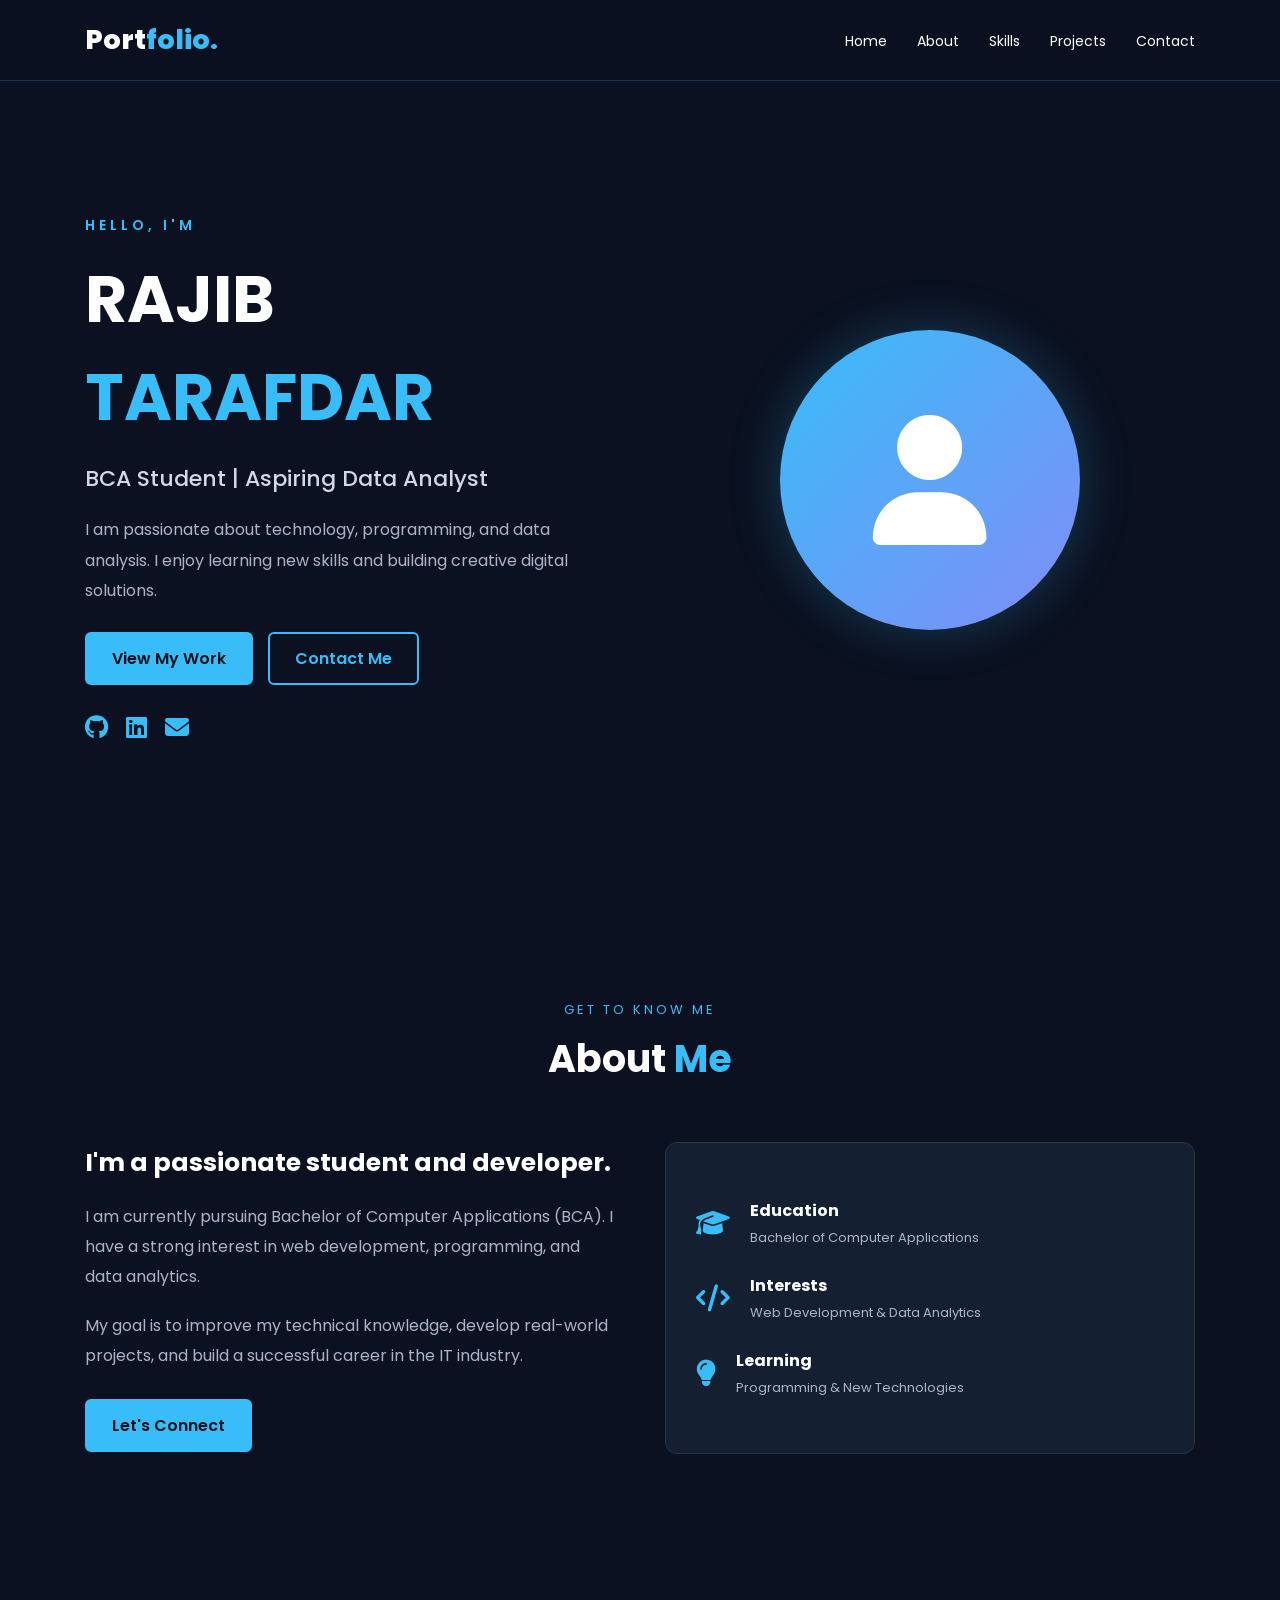
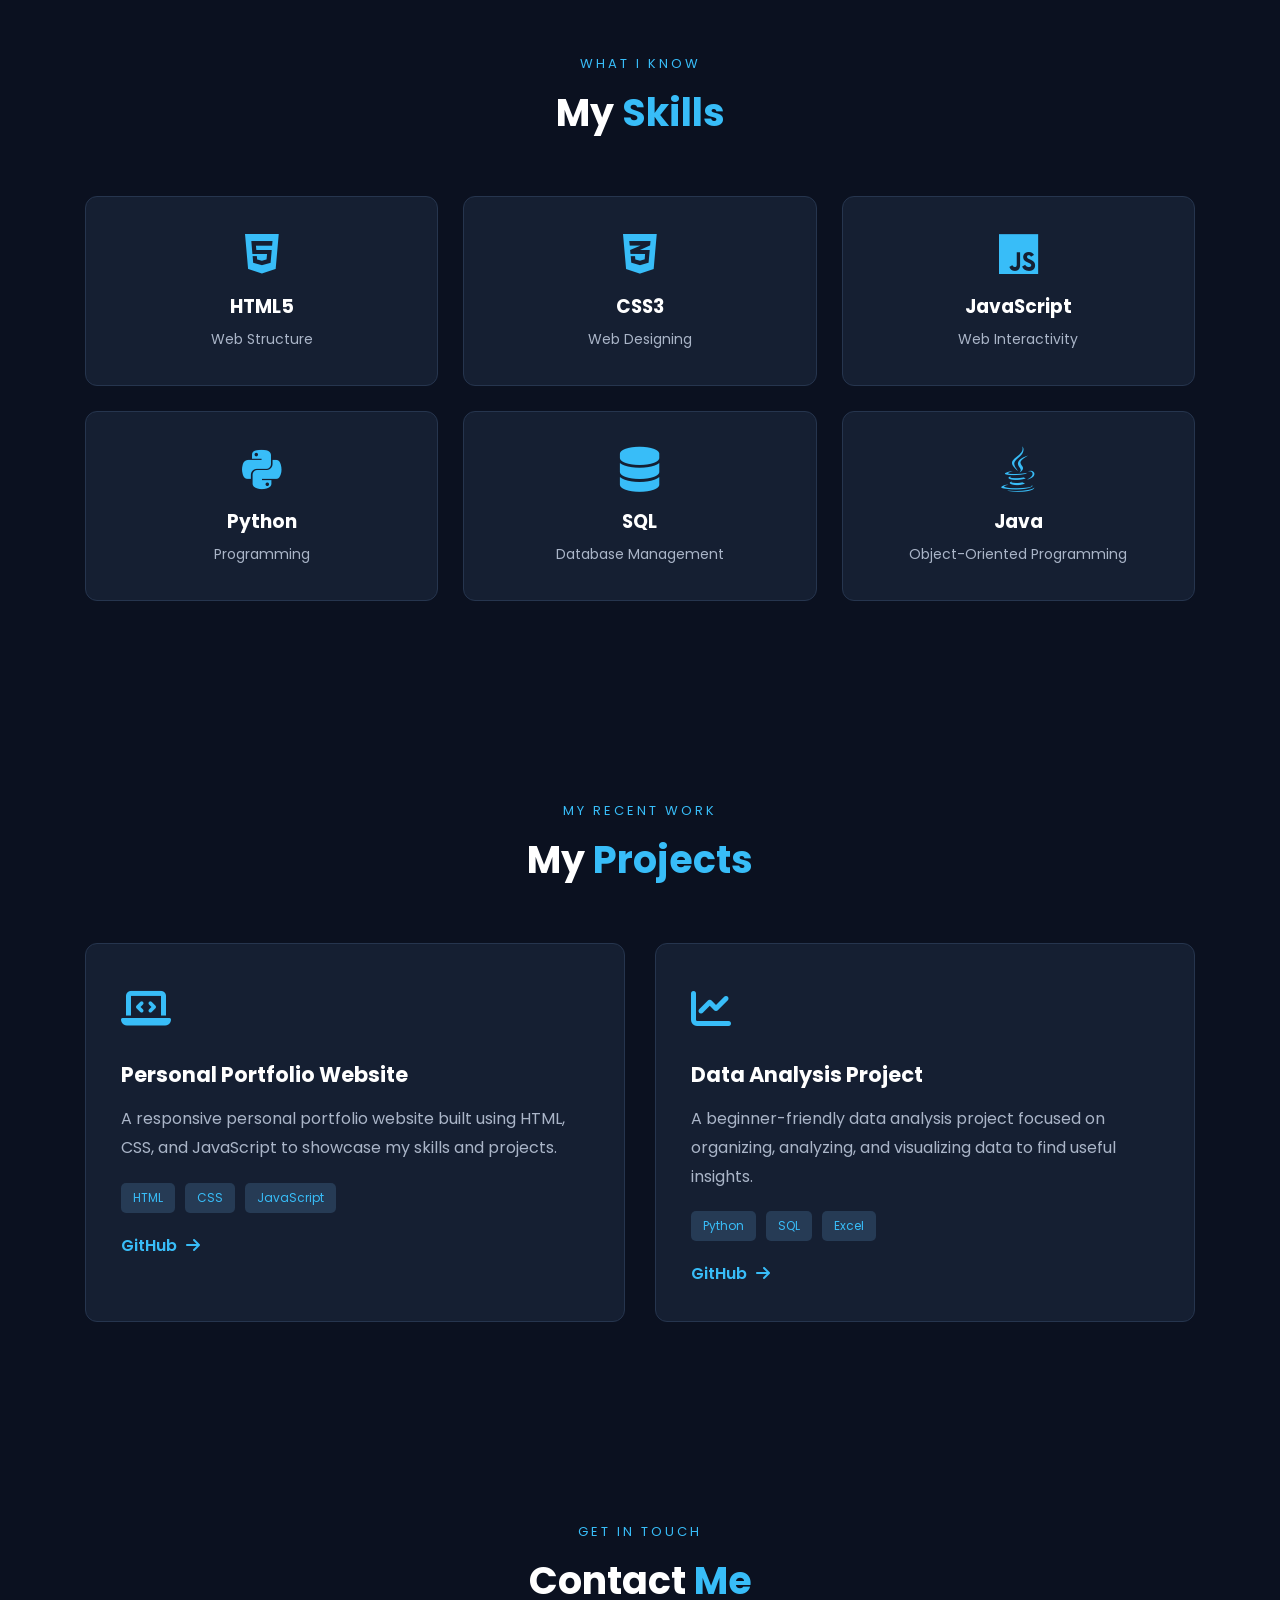
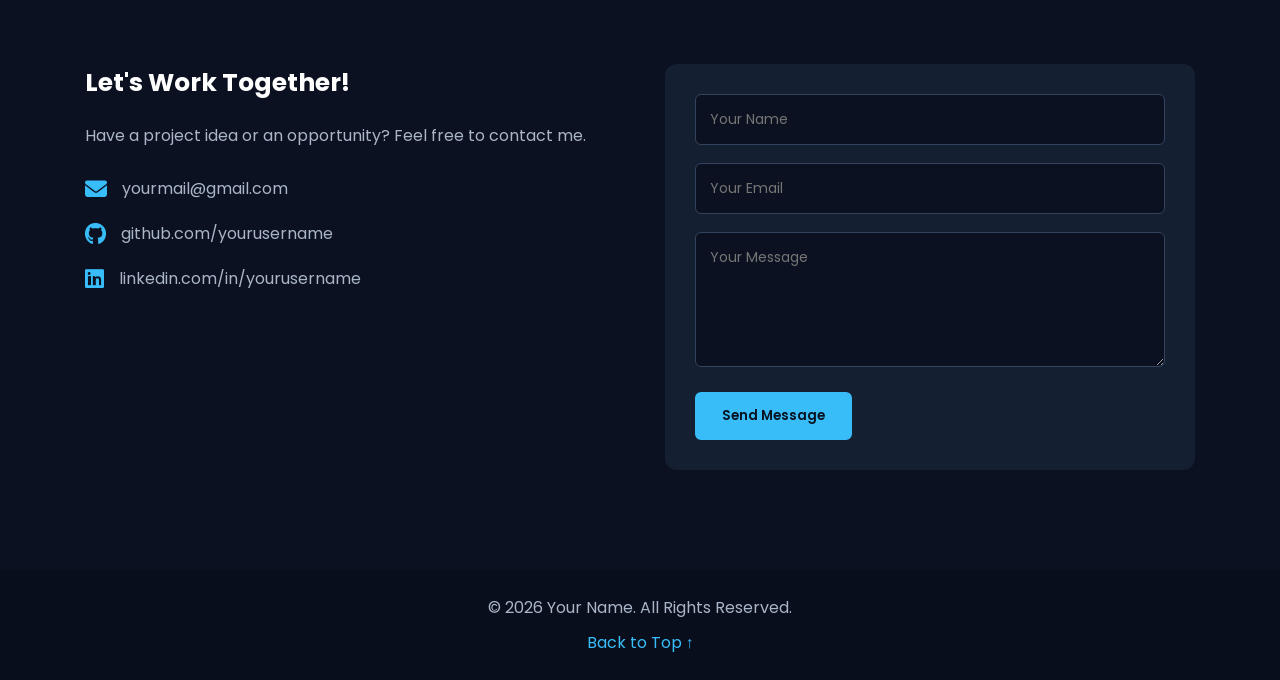
<file: Web Dev L1-personal-portfolio/index.htm>
<!DOCTYPE html>
<html lang="en">
<head>
    <meta charset="UTF-8">
    <meta name="viewport" content="width=device-width, initial-scale=1.0">

    <title>My Personal Portfolio</title>

    <!-- Google Fonts -->
    <link rel="preconnect" href="https://fonts.googleapis.com">
    <link rel="preconnect" href="https://fonts.gstatic.com" crossorigin>
    <link href="https://fonts.googleapis.com/css2?family=Poppins:wght@300;400;500;600;700;800&display=swap" rel="stylesheet">

    <!-- CSS -->
    <link rel="stylesheet" href="style.css">

    <!-- Icons -->
    <link rel="stylesheet" href="https://cdnjs.cloudflare.com/ajax/libs/font-awesome/6.5.0/css/all.min.css">
</head>

<body>

    <!-- Navigation -->
    <header>
        <nav class="navbar">
            <a href="#home" class="logo">Port<span>folio.</span></a>

            <ul class="nav-links" id="navLinks">
                <li><a href="#home">Home</a></li>
                <li><a href="#about">About</a></li>
                <li><a href="#skills">Skills</a></li>
                <li><a href="#projects">Projects</a></li>
                <li><a href="#contact">Contact</a></li>
            </ul>

            <div class="menu-btn" id="menuBtn">
                <i class="fas fa-bars"></i>
            </div>
        </nav>
    </header>

    <!-- Hero Section -->
    <section class="hero" id="home">

        <div class="hero-content">
            <p class="intro">HELLO, I'M</p>

            <h1>RAJIB <span>TARAFDAR</span></h1>

            <h2>BCA Student | Aspiring Data Analyst</h2>

            <p class="hero-description">
                I am passionate about technology, programming,
                and data analysis. I enjoy learning new skills
                and building creative digital solutions.
            </p>

            <div class="hero-buttons">
                <a href="#projects" class="btn">View My Work</a>
                <a href="#contact" class="btn btn-outline">Contact Me</a>
            </div>

            <div class="social-links">
                <a href="https://github.com/yourusername" target="_blank" aria-label="GitHub">
                    <i class="fab fa-github"></i>
                </a>
                <a href="https://linkedin.com/in/yourusername" target="_blank" aria-label="LinkedIn">
                    <i class="fab fa-linkedin"></i>
                </a>
                <a href="mailto:yourmail@gmail.com" aria-label="Email">
                    <i class="fas fa-envelope"></i>
                </a>
            </div>
        </div>

        <div class="hero-image">
            <div class="profile-circle">
                <i class="fas fa-user"></i>
            </div>
        </div>

    </section>

    <!-- About Section -->
    <section class="about section" id="about">

        <div class="section-heading">
            <p>GET TO KNOW ME</p>
            <h2>About <span>Me</span></h2>
        </div>

        <div class="about-content">
            <div class="about-text">
                <h3>I'm a passionate student and developer.</h3>

                <p>
                    I am currently pursuing Bachelor of Computer
                    Applications (BCA). I have a strong interest in
                    web development, programming, and data analytics.
                </p>

                <p>
                    My goal is to improve my technical knowledge,
                    develop real-world projects, and build a
                    successful career in the IT industry.
                </p>

                <a href="#contact" class="btn">Let's Connect</a>
            </div>

            <div class="about-box">
                <div class="info-item">
                    <i class="fas fa-graduation-cap"></i>
                    <div>
                        <h4>Education</h4>
                        <p>Bachelor of Computer Applications</p>
                    </div>
                </div>

                <div class="info-item">
                    <i class="fas fa-code"></i>
                    <div>
                        <h4>Interests</h4>
                        <p>Web Development & Data Analytics</p>
                    </div>
                </div>

                <div class="info-item">
                    <i class="fas fa-lightbulb"></i>
                    <div>
                        <h4>Learning</h4>
                        <p>Programming & New Technologies</p>
                    </div>
                </div>
            </div>
        </div>

    </section>

    <!-- Skills Section -->
    <section class="skills section" id="skills">

        <div class="section-heading">
            <p>WHAT I KNOW</p>
            <h2>My <span>Skills</span></h2>
        </div>

        <div class="skills-container">

            <div class="skill-card">
                <i class="fab fa-html5"></i>
                <h3>HTML5</h3>
                <p>Web Structure</p>
            </div>

            <div class="skill-card">
                <i class="fab fa-css3-alt"></i>
                <h3>CSS3</h3>
                <p>Web Designing</p>
            </div>

            <div class="skill-card">
                <i class="fab fa-js"></i>
                <h3>JavaScript</h3>
                <p>Web Interactivity</p>
            </div>

            <div class="skill-card">
                <i class="fab fa-python"></i>
                <h3>Python</h3>
                <p>Programming</p>
            </div>

            <div class="skill-card">
                <i class="fas fa-database"></i>
                <h3>SQL</h3>
                <p>Database Management</p>
            </div>

            <div class="skill-card">
                <i class="fab fa-java"></i>
                <h3>Java</h3>
                <p>Object-Oriented Programming</p>
            </div>

        </div>
    </section>

    <!-- Projects Section -->
    <section class="projects section" id="projects">

        <div class="section-heading">
            <p>MY RECENT WORK</p>
            <h2>My <span>Projects</span></h2>
        </div>

        <div class="projects-container">

            <div class="project-card">
                <div class="project-icon">
                    <i class="fas fa-laptop-code"></i>
                </div>

                <h3>Personal Portfolio Website</h3>

                <p>
                    A responsive personal portfolio website built
                    using HTML, CSS, and JavaScript to showcase
                    my skills and projects.
                </p>

                <div class="project-tags">
                    <span>HTML</span>
                    <span>CSS</span>
                    <span>JavaScript</span>
                </div>

                <a href="https://github.com/yourusername/portfolio"
                   target="_blank" class="project-link">
                    GitHub <i class="fas fa-arrow-right"></i>
                </a>
            </div>

            <div class="project-card">
                <div class="project-icon">
                    <i class="fas fa-chart-line"></i>
                </div>

                <h3>Data Analysis Project</h3>

                <p>
                    A beginner-friendly data analysis project
                    focused on organizing, analyzing, and
                    visualizing data to find useful insights.
                </p>

                <div class="project-tags">
                    <span>Python</span>
                    <span>SQL</span>
                    <span>Excel</span>
                </div>

                <a href="https://github.com/yourusername/data-analysis"
                   target="_blank" class="project-link">
                    GitHub <i class="fas fa-arrow-right"></i>
                </a>
            </div>

        </div>

    </section>

    <!-- Contact Section -->
    <section class="contact section" id="contact">

        <div class="section-heading">
            <p>GET IN TOUCH</p>
            <h2>Contact <span>Me</span></h2>
        </div>

        <div class="contact-container">

            <div class="contact-info">
                <h3>Let's Work Together!</h3>

                <p>
                    Have a project idea or an opportunity?
                    Feel free to contact me.
                </p>

                <div class="contact-detail">
                    <i class="fas fa-envelope"></i>
                    <span>yourmail@gmail.com</span>
                </div>

                <div class="contact-detail">
                    <i class="fab fa-github"></i>
                    <span>github.com/yourusername</span>
                </div>

                <div class="contact-detail">
                    <i class="fab fa-linkedin"></i>
                    <span>linkedin.com/in/yourusername</span>
                </div>
            </div>

            <div class="contact-form">
                <form id="contactForm">

                    <input type="text" id="name"
                        placeholder="Your Name" required>

                    <input type="email" id="email"
                        placeholder="Your Email" required>

                    <textarea id="message"
                        placeholder="Your Message" rows="5"
                        required></textarea>

                    <button type="submit" class="btn">
                        Send Message
                    </button>

                </form>
            </div>

        </div>

    </section>

    <!-- Footer -->
    <footer>
        <p>© 2026 Your Name. All Rights Reserved.</p>
        <a href="#home">Back to Top ↑</a>
    </footer>

    <script src="script.js"></script>

</body>
</html>
</file>
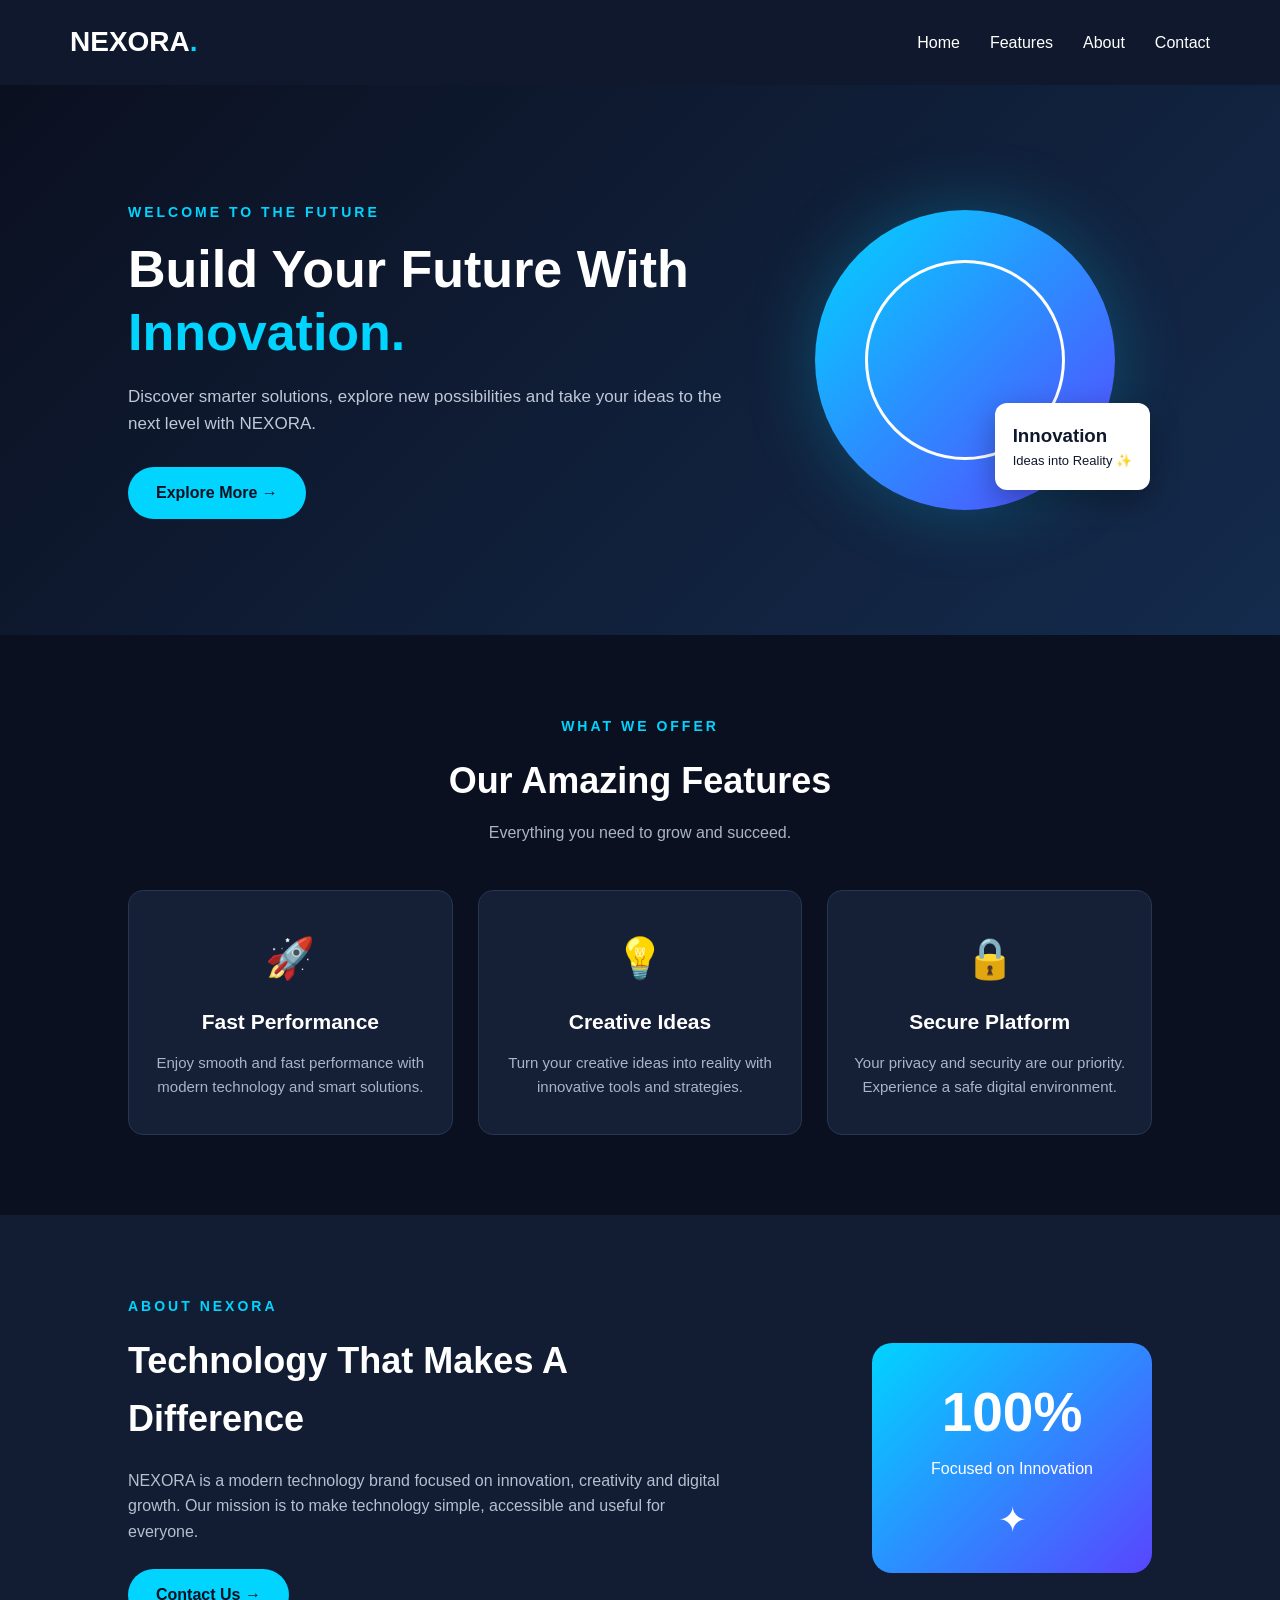
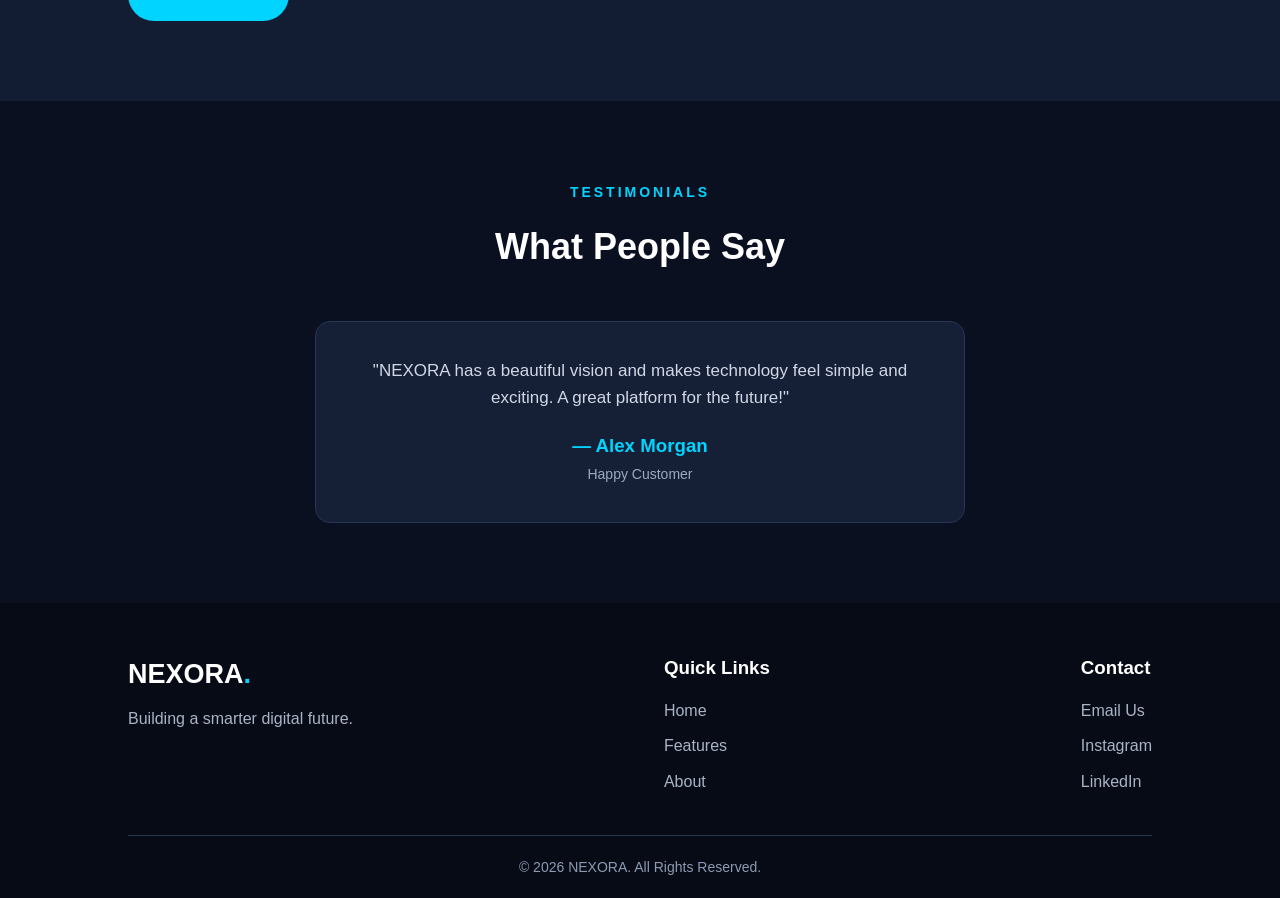
<file: Web Dev-L1 Landing Page/index.html>
<!DOCTYPE html>
<html lang="en">
<head>
    <meta charset="UTF-8">
    <meta name="viewport" content="width=device-width, initial-scale=1.0">
    <title>NEXORA - Build Your Future</title>
    <link rel="stylesheet" href="style.css">
</head>
<body>

    <header>
        <nav class="navbar">
            <div class="logo">NEXORA<span>.</span></div>

            <ul class="nav-links">
                <li><a href="#home">Home</a></li>
                <li><a href="#features">Features</a></li>
                <li><a href="#about">About</a></li>
                <li><a href="#contact">Contact</a></li>
            </ul>
        </nav>
    </header>


    <section class="hero" id="home">
        <div class="hero-content">
            <p class="tagline">WELCOME TO THE FUTURE</p>

            <h1>Build Your Future With <span>Innovation.</span></h1>

            <p class="hero-text">
                Discover smarter solutions, explore new possibilities
                and take your ideas to the next level with NEXORA.
            </p>

            <a href="#features" class="btn">Explore More →</a>
        </div>

        <div class="hero-image">
            <div class="image-box">
                <div class="circle"></div>
                <div class="floating-card">
                    <h3>Innovation</h3>
                    <p>Ideas into Reality ✨</p>
                </div>
            </div>
        </div>
    </section>

    <section class="features" id="features">
        <div class="section-heading">
            <p class="tagline">WHAT WE OFFER</p>
            <h2>Our Amazing Features</h2>
            <p>Everything you need to grow and succeed.</p>
        </div>

        <div class="feature-container">

            <div class="feature-card">
                <div class="feature-icon">🚀</div>
                <h3>Fast Performance</h3>
                <p>
                    Enjoy smooth and fast performance with
                    modern technology and smart solutions.
                </p>
            </div>

            <div class="feature-card">
                <div class="feature-icon">💡</div>
                <h3>Creative Ideas</h3>
                <p>
                    Turn your creative ideas into reality
                    with innovative tools and strategies.
                </p>
            </div>

            <div class="feature-card">
                <div class="feature-icon">🔒</div>
                <h3>Secure Platform</h3>
                <p>
                    Your privacy and security are our priority.
                    Experience a safe digital environment.
                </p>
            </div>

        </div>
    </section>


    <section class="about" id="about">
        <div class="about-content">
            <p class="tagline">ABOUT NEXORA</p>
            <h2>Technology That Makes A Difference</h2>

            <p>
                NEXORA is a modern technology brand focused on
                innovation, creativity and digital growth.
                Our mission is to make technology simple,
                accessible and useful for everyone.
            </p>

            <a href="#contact" class="btn">Contact Us →</a>
        </div>

        <div class="about-box">
            <h2>100%</h2>
            <p>Focused on Innovation</p>
            <div class="about-symbol">✦</div>
        </div>
    </section>

    <section class="testimonials">
        <div class="section-heading">
            <p class="tagline">TESTIMONIALS</p>
            <h2>What People Say</h2>
        </div>

        <div class="testimonial-card">
            <p>
                "NEXORA has a beautiful vision and makes
                technology feel simple and exciting.
                A great platform for the future!"
            </p>
            <h3>— Alex Morgan</h3>
            <span>Happy Customer</span>
        </div>
    </section>

    <footer id="contact">
        <div class="footer-content">
            <div>
                <h2>NEXORA<span>.</span></h2>
                <p>Building a smarter digital future.</p>
            </div>

            <div class="footer-links">
                <h3>Quick Links</h3>
                <a href="#home">Home</a>
                <a href="#features">Features</a>
                <a href="#about">About</a>
            </div>

            <div class="footer-links">
                <h3>Contact</h3>
                <a href="mailto:hello@example.com">Email Us</a>
                <a href="#">Instagram</a>
                <a href="#">LinkedIn</a>
            </div>
        </div>

        <div class="copyright">
            <p>© 2026 NEXORA. All Rights Reserved.</p>
        </div>
    </footer>

</body>
</html>
</file>
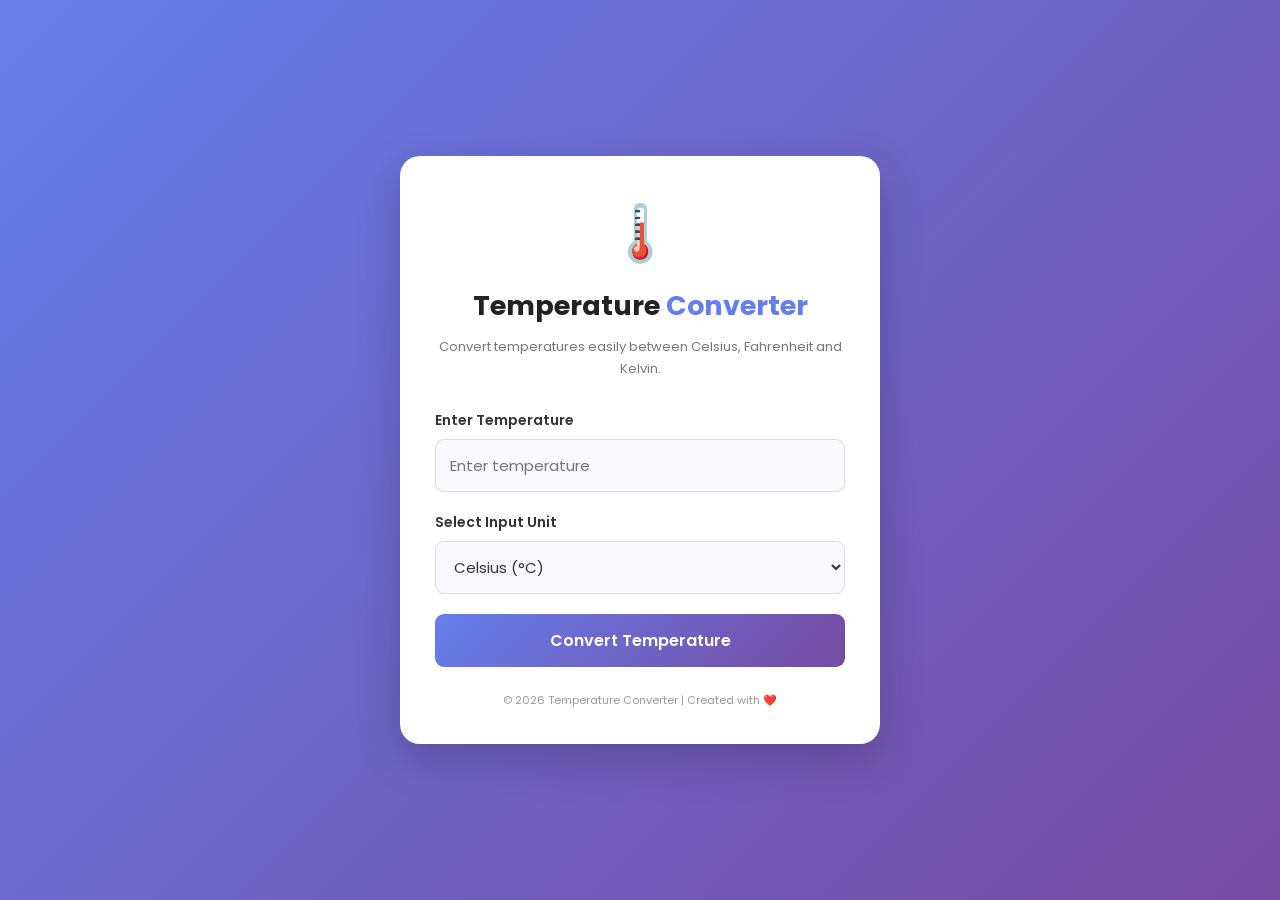
<file: Web Dev-L1-Temperature-converter/index.html>
<!DOCTYPE html>
<html lang="en">
<head>
    <meta charset="UTF-8">
    <meta name="viewport" content="width=device-width, initial-scale=1.0">

    <title>Temperature Converter</title>

    <!-- Google Fonts -->
    <link rel="preconnect" href="https://fonts.googleapis.com">
    <link href="https://fonts.googleapis.com/css2?family=Poppins:wght@400;500;600;700;800&display=swap" rel="stylesheet">

    <!-- CSS File -->
    <link rel="stylesheet" href="style.css">
</head>

<body>

    <div class="container">

        <div class="converter-card">

            <div class="icon">🌡️</div>

            <h1>Temperature <span>Converter</span></h1>

            <p class="subtitle">
                Convert temperatures easily between Celsius,
                Fahrenheit and Kelvin.
            </p>

            <!-- Temperature Input -->
            <div class="input-group">
                <label for="temperature">Enter Temperature</label>

                <input
                    type="number"
                    id="temperature"
                    placeholder="Enter temperature"
                    step="any"
                >
            </div>

            <!-- Unit Selection -->
            <div class="input-group">
                <label for="unit">Select Input Unit</label>

                <select id="unit">
                    <option value="celsius">Celsius (°C)</option>
                    <option value="fahrenheit">Fahrenheit (°F)</option>
                    <option value="kelvin">Kelvin (K)</option>
                </select>
            </div>

            <!-- Convert Button -->
            <button id="convertBtn">
                Convert Temperature
            </button>

            <!-- Error Message -->
            <p id="error" class="error"></p>

            <!-- Results -->
            <div class="results" id="results">

                <h2>Conversion Results</h2>

                <div class="result-box">
                    <span>Celsius</span>
                    <h3 id="celsiusResult">-- °C</h3>
                </div>

                <div class="result-box">
                    <span>Fahrenheit</span>
                    <h3 id="fahrenheitResult">-- °F</h3>
                </div>

                <div class="result-box">
                    <span>Kelvin</span>
                    <h3 id="kelvinResult">-- K</h3>
                </div>

            </div>

            <button id="resetBtn" class="reset-btn">
                Reset
            </button>

            <footer>
                <p>© 2026 Temperature Converter | Created with ❤️</p>
            </footer>

        </div>

    </div>

    <!-- JavaScript File -->
    <script src="script.js"></script>

</body>
</html>
</file>
<file: Web Dev L1-personal-portfolio/style.css>
/* Google Font */
* {
    margin: 0;
    padding: 0;
    box-sizing: border-box;
    font-family: 'Poppins', sans-serif;
    scroll-behavior: smooth;
}

:root {
    --background: #0b1120;
    --card: #151f32;
    --primary: #38bdf8;
    --secondary: #818cf8;
    --white: #ffffff;
    --text: #aab5c8;
}

body {
    background: var(--background);
    color: var(--white);
}

/* Navigation */

header {
    width: 100%;
    position: fixed;
    top: 0;
    left: 0;
    z-index: 1000;
    background: rgba(11, 17, 32, 0.95);
    border-bottom: 1px solid #253149;
}

.navbar {
    max-width: 1150px;
    margin: auto;
    padding: 20px;
    display: flex;
    align-items: center;
    justify-content: space-between;
}

.logo {
    color: white;
    font-size: 27px;
    font-weight: 800;
    text-decoration: none;
}

.logo span,
.hero h1 span,
.section-heading h2 span {
    color: var(--primary);
}

.nav-links {
    display: flex;
    list-style: none;
    gap: 30px;
}

.nav-links a {
    text-decoration: none;
    color: white;
    font-size: 14px;
    transition: 0.3s;
}

.nav-links a:hover {
    color: var(--primary);
}

.menu-btn {
    display: none;
    font-size: 24px;
    cursor: pointer;
}

/* Hero Section */

.hero {
    min-height: 100vh;
    max-width: 1150px;
    margin: auto;
    padding: 130px 20px 70px;
    display: flex;
    align-items: center;
    justify-content: space-between;
    gap: 50px;
}

.hero-content {
    flex: 1;
}

.intro {
    color: var(--primary);
    letter-spacing: 4px;
    font-size: 14px;
    font-weight: 600;
}

.hero h1 {
    font-size: clamp(42px, 6vw, 65px);
    margin: 15px 0;
}

.hero h2 {
    font-size: 22px;
    font-weight: 500;
    color: #d1d9e8;
}

.hero-description {
    color: var(--text);
    line-height: 1.9;
    margin: 20px 0;
    max-width: 550px;
}

.hero-buttons {
    display: flex;
    gap: 15px;
    flex-wrap: wrap;
    margin: 25px 0;
}

.btn {
    display: inline-block;
    padding: 12px 25px;
    background: var(--primary);
    color: #08111f;
    border: 2px solid var(--primary);
    border-radius: 6px;
    text-decoration: none;
    font-weight: 600;
    cursor: pointer;
    transition: 0.3s;
}

.btn:hover {
    background: transparent;
    color: var(--primary);
    transform: translateY(-3px);
}

.btn-outline {
    background: transparent;
    color: var(--primary);
}

.btn-outline:hover {
    background: var(--primary);
    color: #08111f;
}

.social-links {
    display: flex;
    gap: 18px;
}

.social-links a {
    color: var(--primary);
    font-size: 24px;
    transition: 0.3s;
}

.social-links a:hover {
    transform: translateY(-5px);
    color: white;
}

.hero-image {
    display: flex;
    justify-content: center;
    flex: 1;
}

.profile-circle {
    width: 300px;
    height: 300px;
    border-radius: 50%;
    display: flex;
    justify-content: center;
    align-items: center;
    background: linear-gradient(135deg, var(--primary), var(--secondary));
    box-shadow: 0 0 50px rgba(56, 189, 248, 0.25);
}

.profile-circle i {
    font-size: 130px;
    color: white;
}

/* Common Sections */

.section {
    padding: 100px 20px;
    max-width: 1150px;
    margin: auto;
}

.section-heading {
    text-align: center;
    margin-bottom: 55px;
}

.section-heading p {
    color: var(--primary);
    font-size: 13px;
    letter-spacing: 3px;
}

.section-heading h2 {
    font-size: 38px;
    margin-top: 10px;
}

/* About Section */

.about-content {
    display: grid;
    grid-template-columns: 1fr 1fr;
    gap: 50px;
    align-items: center;
}

.about-text h3 {
    font-size: 25px;
    margin-bottom: 20px;
}

.about-text p {
    color: var(--text);
    line-height: 1.9;
    margin-bottom: 18px;
}

.about-text .btn {
    margin-top: 10px;
}

.about-box {
    background: var(--card);
    padding: 30px;
    border-radius: 12px;
    border: 1px solid #26354e;
}

.info-item {
    display: flex;
    align-items: center;
    gap: 20px;
    margin: 25px 0;
}

.info-item i {
    font-size: 27px;
    color: var(--primary);
}

.info-item h4 {
    margin-bottom: 5px;
}

.info-item p {
    color: var(--text);
    font-size: 13px;
}

/* Skills Section */

.skills-container {
    display: grid;
    grid-template-columns: repeat(3, 1fr);
    gap: 25px;
}

.skill-card {
    background: var(--card);
    padding: 35px 20px;
    text-align: center;
    border: 1px solid #26354e;
    border-radius: 12px;
    transition: 0.3s;
}

.skill-card:hover {
    transform: translateY(-10px);
    border-color: var(--primary);
}

.skill-card i {
    font-size: 45px;
    color: var(--primary);
    margin-bottom: 15px;
}

.skill-card h3 {
    margin-bottom: 8px;
}

.skill-card p {
    color: var(--text);
    font-size: 14px;
}

/* Projects Section */

.projects-container {
    display: grid;
    grid-template-columns: repeat(2, 1fr);
    gap: 30px;
}

.project-card {
    padding: 35px;
    background: var(--card);
    border-radius: 12px;
    border: 1px solid #26354e;
    transition: 0.3s;
}

.project-card:hover {
    transform: translateY(-8px);
    border-color: var(--primary);
}

.project-icon {
    font-size: 40px;
    color: var(--primary);
    margin-bottom: 20px;
}

.project-card h3 {
    font-size: 21px;
    margin-bottom: 15px;
}

.project-card p {
    color: var(--text);
    line-height: 1.8;
}

.project-tags {
    display: flex;
    gap: 10px;
    flex-wrap: wrap;
    margin: 20px 0;
}

.project-tags span {
    background: #263b55;
    color: var(--primary);
    padding: 6px 12px;
    font-size: 12px;
    border-radius: 5px;
}

.project-link {
    color: var(--primary);
    text-decoration: none;
    font-weight: 600;
}

.project-link i {
    margin-left: 5px;
}

/* Contact Section */

.contact-container {
    display: grid;
    grid-template-columns: 1fr 1fr;
    gap: 50px;
}

.contact-info h3 {
    font-size: 25px;
    margin-bottom: 20px;
}

.contact-info > p {
    color: var(--text);
    line-height: 1.8;
    margin-bottom: 25px;
}

.contact-detail {
    display: flex;
    align-items: center;
    gap: 15px;
    margin: 20px 0;
    color: var(--text);
    overflow-wrap: anywhere;
}

.contact-detail i {
    color: var(--primary);
    font-size: 22px;
}

.contact-form {
    background: var(--card);
    padding: 30px;
    border-radius: 12px;
}

.contact-form input,
.contact-form textarea {
    width: 100%;
    padding: 14px;
    margin-bottom: 18px;
    border: 1px solid #33445e;
    border-radius: 6px;
    background: #0b1120;
    color: white;
    outline: none;
    font-size: 14px;
}

.contact-form input:focus,
.contact-form textarea:focus {
    border-color: var(--primary);
}

.contact-form textarea {
    resize: vertical;
}

/* Footer */

footer {
    padding: 25px 20px;
    text-align: center;
    background: #080e1b;
    color: var(--text);
}

footer a {
    display: inline-block;
    color: var(--primary);
    text-decoration: none;
    margin-top: 10px;
}

/* Responsive Design */

@media (max-width: 768px) {

    .menu-btn {
        display: block;
    }

    .nav-links {
        position: absolute;
        top: 70px;
        right: 0;
        width: 100%;
        background: #111c30;
        flex-direction: column;
        align-items: center;
        gap: 20px;
        padding: 25px;
        display: none;
    }

    .nav-links.active {
        display: flex;
    }

    .hero {
        flex-direction: column-reverse;
        text-align: center;
        padding-top: 120px;
    }

    .hero-buttons,
    .social-links {
        justify-content: center;
    }

    .profile-circle {
        width: 220px;
        height: 220px;
    }

    .profile-circle i {
        font-size: 90px;
    }

    .about-content,
    .contact-container {
        grid-template-columns: 1fr;
    }

    .skills-container {
        grid-template-columns: repeat(2, 1fr);
    }

    .projects-container {
        grid-template-columns: 1fr;
    }
}

@media (max-width: 450px) {

    .skills-container {
        grid-template-columns: 1fr;
    }

    .hero h2 {
        font-size: 18px;
    }

    .section-heading h2 {
        font-size: 30px;
    }

    .project-card {
        padding: 25px;
    }
}
</file>
<file: Web Dev-L1 Landing Page/style.css>
* {
    margin: 0;
    padding: 0;
    box-sizing: border-box;
    scroll-behavior: smooth;
}

body {
    font-family: Arial, sans-serif;
    background-color: #0b1020;
    color: #ffffff;
    line-height: 1.6;
}

header {
    background-color: #10182d;
    position: sticky;
    top: 0;
    z-index: 1000;
}

.navbar {
    max-width: 1200px;
    margin: auto;
    padding: 20px 30px;
    display: flex;
    justify-content: space-between;
    align-items: center;
}

.logo {
    font-size: 28px;
    font-weight: bold;
    color: white;
}

.logo span,
footer h2 span {
    color: #00d4ff;
}

.nav-links {
    display: flex;
    list-style: none;
    gap: 30px;
}

.nav-links a {
    text-decoration: none;
    color: #ffffff;
    font-size: 16px;
    transition: 0.3s;
}

.nav-links a:hover {
    color: #00d4ff;
}


.hero {
    min-height: 550px;
    padding: 80px 10%;
    display: flex;
    justify-content: space-between;
    align-items: center;
    gap: 50px;
    background: linear-gradient(135deg, #0b1020, #142b4d);
}

.hero-content {
    max-width: 600px;
}

.tagline {
    color: #00d4ff;
    font-size: 14px;
    font-weight: bold;
    letter-spacing: 3px;
    margin-bottom: 15px;
}

.hero h1 {
    font-size: 52px;
    line-height: 1.2;
    margin-bottom: 20px;
}

.hero h1 span {
    color: #00d4ff;
}

.hero-text {
    color: #c0c8d8;
    font-size: 17px;
    margin-bottom: 30px;
}

.btn {
    display: inline-block;
    padding: 13px 28px;
    background-color: #00d4ff;
    color: #07111f;
    text-decoration: none;
    font-weight: bold;
    border-radius: 30px;
    transition: 0.3s;
}

.btn:hover {
    background-color: #ffffff;
    transform: translateY(-3px);
}


.hero-image {
    display: flex;
    justify-content: center;
    align-items: center;
    flex: 1;
}

.image-box {
    width: 300px;
    height: 300px;
    border-radius: 50%;
    background: linear-gradient(135deg, #00d4ff, #5945ff);
    display: flex;
    justify-content: center;
    align-items: center;
    position: relative;
    box-shadow: 0 0 70px rgba(0, 212, 255, 0.25);
}

.circle {
    width: 200px;
    height: 200px;
    border: 3px solid white;
    border-radius: 50%;
}

.floating-card {
    position: absolute;
    bottom: 20px;
    right: -35px;
    background: #ffffff;
    color: #10182d;
    padding: 18px;
    border-radius: 12px;
    box-shadow: 0 10px 30px rgba(0,0,0,0.3);
}

.floating-card p {
    font-size: 13px;
}

.features {
    padding: 80px 10%;
    text-align: center;
}

.section-heading {
    margin-bottom: 45px;
}

.section-heading h2 {
    font-size: 36px;
    margin-bottom: 10px;
}

.section-heading > p:last-child {
    color: #aab4c7;
}

.feature-container {
    display: grid;
    grid-template-columns: repeat(3, 1fr);
    gap: 25px;
}

.feature-card {
    background-color: #151f36;
    padding: 35px 25px;
    border-radius: 15px;
    border: 1px solid #263653;
    transition: 0.3s;
}

.feature-card:hover {
    transform: translateY(-8px);
    border-color: #00d4ff;
}

.feature-icon {
    font-size: 40px;
    margin-bottom: 15px;
}

.feature-card h3 {
    font-size: 21px;
    margin-bottom: 12px;
}

.feature-card p {
    color: #aab4c7;
    font-size: 15px;
}

.about {
    padding: 80px 10%;
    background-color: #121c32;
    display: flex;
    justify-content: space-between;
    align-items: center;
    gap: 50px;
}

.about-content {
    max-width: 600px;
}

.about-content h2 {
    font-size: 36px;
    margin-bottom: 20px;
}

.about-content > p:not(.tagline) {
    color: #b5bfd0;
    margin-bottom: 25px;
}

.about-box {
    width: 280px;
    min-height: 230px;
    background: linear-gradient(135deg, #00d4ff, #5945ff);
    border-radius: 20px;
    display: flex;
    flex-direction: column;
    justify-content: center;
    align-items: center;
    text-align: center;
    padding: 25px;
}

.about-box h2 {
    font-size: 55px;
}

.about-symbol {
    font-size: 35px;
    margin-top: 10px;
}

.testimonials {
    padding: 80px 10%;
    text-align: center;
}

.testimonial-card {
    max-width: 650px;
    margin: auto;
    padding: 35px;
    background-color: #151f36;
    border-radius: 15px;
    border: 1px solid #263653;
}

.testimonial-card p {
    color: #d0d8e6;
    font-size: 17px;
    margin-bottom: 20px;
}

.testimonial-card h3 {
    color: #00d4ff;
}

.testimonial-card span {
    color: #9caac0;
    font-size: 14px;
}
footer {
    background-color: #070b16;
    padding: 50px 10% 20px;
}

.footer-content {
    display: flex;
    justify-content: space-between;
    flex-wrap: wrap;
    gap: 35px;
    margin-bottom: 40px;
}

.footer-content h2 {
    font-size: 27px;
    margin-bottom: 10px;
}

.footer-content p {
    color: #aab4c7;
}

.footer-links {
    display: flex;
    flex-direction: column;
    gap: 10px;
}

.footer-links h3 {
    margin-bottom: 5px;
}

.footer-links a {
    color: #aab4c7;
    text-decoration: none;
    transition: 0.3s;
}

.footer-links a:hover {
    color: #00d4ff;
}

.copyright {
    text-align: center;
    border-top: 1px solid #263653;
    padding-top: 20px;
    color: #8d9bb2;
    font-size: 14px;
}

/* Responsive Design */
@media (max-width: 768px) {

    .navbar {
        flex-direction: column;
        gap: 15px;
    }

    .nav-links {
        gap: 15px;
        flex-wrap: wrap;
        justify-content: center;
    }

    .hero {
        flex-direction: column;
        text-align: center;
        padding: 60px 7%;
    }

    .hero h1 {
        font-size: 36px;
    }

    .image-box {
        width: 230px;
        height: 230px;
    }

    .circle {
        width: 150px;
        height: 150px;
    }

    .floating-card {
        right: -15px;
    }

    .feature-container {
        grid-template-columns: 1fr;
    }

    .section-heading h2 {
        font-size: 29px;
    }

    .about {
        flex-direction: column;
        text-align: center;
        padding: 60px 7%;
    }

    .about-content h2 {
        font-size: 29px;
    }

    .about-box {
        width: 100%;
        max-width: 280px;
    }

    .footer-content {
        flex-direction: column;
    }
}

@media (max-width: 380px) {
    .nav-links {
        gap: 10px;
    }

    .nav-links a {
        font-size: 14px;
    }

    .hero h1 {
        font-size: 30px;
    }
}
</file>
<file: Web Dev-L1-Temperature-converter/style.css>
/* Universal Styling */

* {
    margin: 0;
    padding: 0;
    box-sizing: border-box;
    font-family: 'Poppins', sans-serif;
}

body {
    min-height: 100vh;
    background: linear-gradient(135deg, #667eea, #764ba2);
    display: flex;
    justify-content: center;
    align-items: center;
    padding: 25px;
}

/* Main Container */

.container {
    width: 100%;
    max-width: 480px;
}

.converter-card {
    background: #ffffff;
    padding: 35px;
    border-radius: 20px;
    text-align: center;
    box-shadow: 0 15px 45px rgba(0, 0, 0, 0.2);
}

/* Heading */

.icon {
    font-size: 55px;
    margin-bottom: 12px;
}

h1 {
    font-size: 27px;
    color: #222;
    margin-bottom: 10px;
}

h1 span {
    color: #667eea;
}

.subtitle {
    color: #777;
    font-size: 13px;
    line-height: 1.7;
    margin-bottom: 30px;
}

/* Input Fields */

.input-group {
    text-align: left;
    margin-bottom: 20px;
}

.input-group label {
    display: block;
    font-size: 14px;
    font-weight: 600;
    color: #333;
    margin-bottom: 8px;
}

.input-group input,
.input-group select {
    width: 100%;
    padding: 14px;
    border: 1px solid #ddd;
    border-radius: 9px;
    outline: none;
    font-size: 15px;
    background: #f9f9ff;
    color: #333;
}

.input-group input:focus,
.input-group select:focus {
    border-color: #667eea;
    box-shadow: 0 0 5px rgba(102, 126, 234, 0.3);
}

/* Convert Button */

#convertBtn {
    width: 100%;
    padding: 14px;
    border: none;
    border-radius: 9px;
    background: linear-gradient(135deg, #667eea, #764ba2);
    color: white;
    font-size: 16px;
    font-weight: 600;
    cursor: pointer;
    transition: 0.3s;
}

#convertBtn:hover {
    transform: translateY(-3px);
    box-shadow: 0 7px 15px rgba(102, 126, 234, 0.3);
}

/* Error Message */

.error {
    color: #e63946;
    font-size: 13px;
    font-weight: 500;
    margin-top: 15px;
    line-height: 1.5;
}

/* Results Section */

.results {
    margin-top: 25px;
    display: none;
}

.results h2 {
    font-size: 20px;
    margin-bottom: 15px;
    color: #333;
}

.result-box {
    background: #f2f4ff;
    border-left: 4px solid #667eea;
    padding: 15px;
    border-radius: 8px;
    margin-bottom: 12px;
    display: flex;
    justify-content: space-between;
    align-items: center;
}

.result-box span {
    color: #555;
    font-size: 14px;
    font-weight: 500;
}

.result-box h3 {
    color: #667eea;
    font-size: 17px;
}

/* Reset Button */

.reset-btn {
    display: none;
    margin-top: 12px;
    width: 100%;
    padding: 12px;
    background: #222;
    color: white;
    border: none;
    border-radius: 8px;
    font-size: 14px;
    cursor: pointer;
    transition: 0.3s;
}

.reset-btn:hover {
    background: #444;
}

/* Footer */

footer {
    margin-top: 25px;
    color: #999;
    font-size: 11px;
}

/* Responsive Design */

@media (max-width: 480px) {

    body {
        padding: 15px;
    }

    .converter-card {
        padding: 25px 20px;
    }

    h1 {
        font-size: 23px;
    }

    .result-box h3 {
        font-size: 15px;
    }
}
</file>
